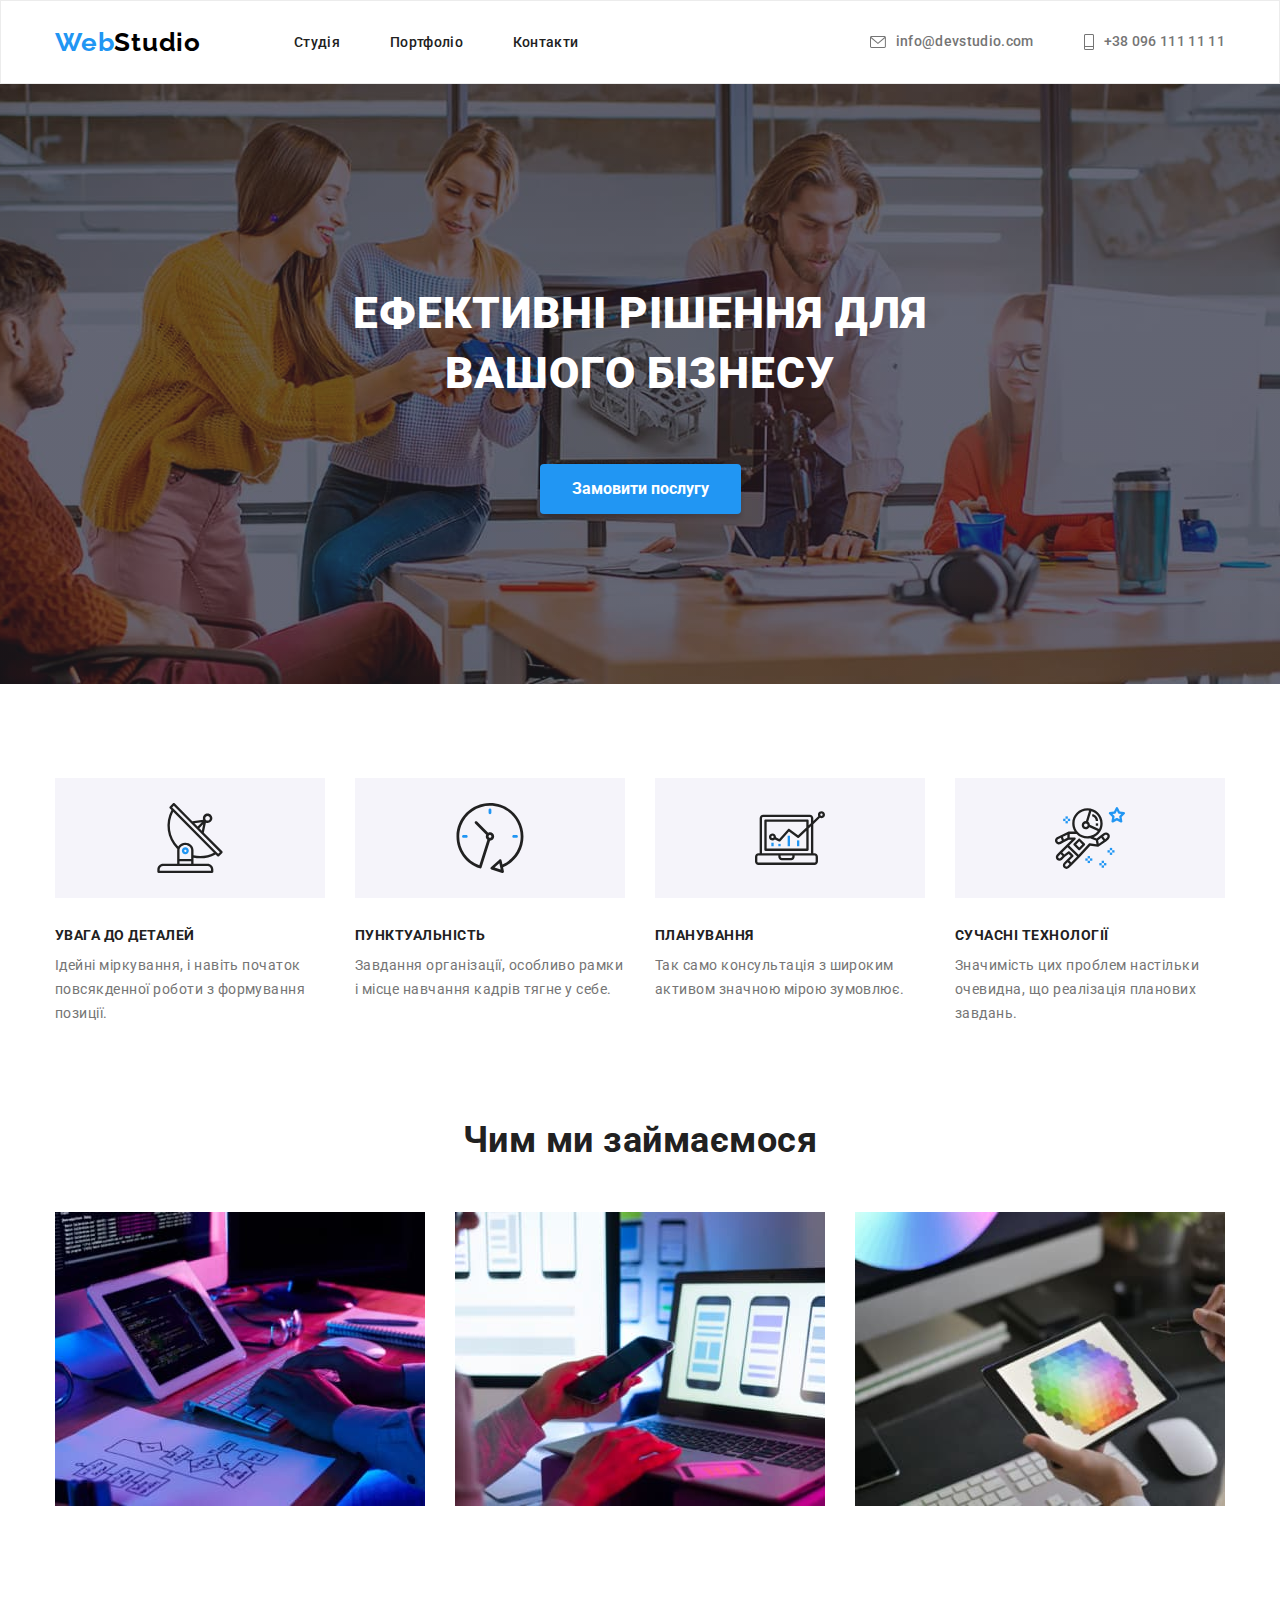
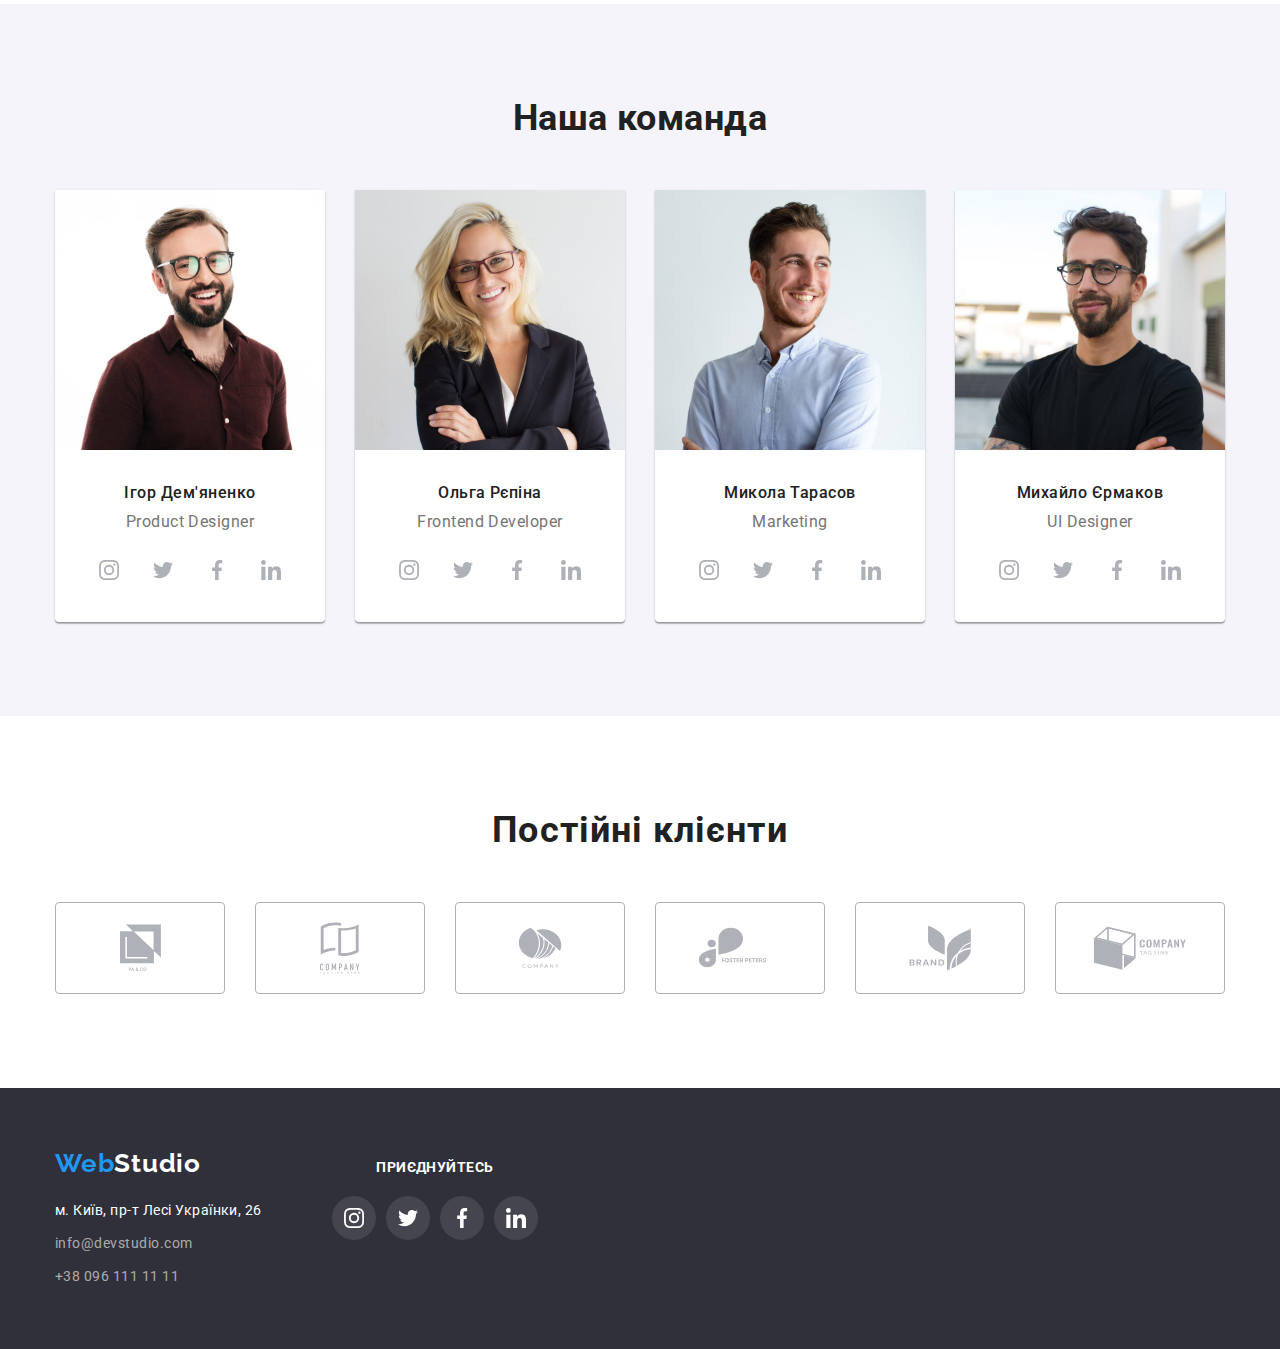
<file: index.html>
<!DOCTYPE html>
<html lang="uk">
  <head>
    <meta charset="UTF-8" />
    <meta name="viewport" content="width=device-width, initial-scale=1.0" />
    <title>Студія</title>
    <link
      href="https://fonts.googleapis.com/css2?family=Oleo+Script&family=Raleway:wght@700&family=Roboto:wght@400;500;700;900&display=swap"
      rel="stylesheet"
    />
    <link
      rel="stylesheet"
      href="https://cdnjs.cloudflare.com/ajax/libs/modern-normalize/1.1.0/modern-normalize.min.css"
    />
    <link rel="stylesheet" href="./css/styles.css" />
  </head>
  <body>
    <header class="page-header">
      <div class="container">
        <div class="header-block">
          <a class="logo" href="index.html">Web<span class="logo-primary">Studio</span></a>
          <nav>
            <ul class="list-nav">
              <li class="site-nav primary">
                <a class="nav-studio" href="index.html">Студія</a>
              </li>
              <li class="site-nav">
                <a class="nav-portfolio" href="portfolio.html">Портфоліо</a>
              </li>
              <li class="site-nav">
                <a class="nav-contacts" href="#">Контакти</a>
              </li>
            </ul>
          </nav>
          <ul class="list-feedback">
            <li class="feedback">
              <a class="header-link-feedback" href="mailto:info@devstudio.com"
                ><svg class="icon icon-mail" width="16" height="12">
                  <use xlink:href="./images/sprite.svg#icon-mail"></use>
                </svg>
                info@devstudio.com</a
              >
            </li>
            <li class="feedback">
              <a class="header-link-feedback" href="tel:+380961111111"
                ><svg class="icon icon-phone" width="10" height="16">
                  <use xlink:href="./images/sprite.svg#icon-phone"></use>
                </svg>
                +38 096 111 11 11</a
              >
            </li>
          </ul>
        </div>
      </div>
    </header>
    <main>
      <section class="section promo">
        <div class="container">
          <h1 class="promo-title">
            ЕФЕКТИВНІ РІШЕННЯ ДЛЯ <br />
            ВАШОГО БІЗНЕСУ
          </h1>
          <button class="btn" type="button">Замовити послугу</button>
        </div>
      </section>
      <section class="section features">
        <div class="container features-box">
          <h2 class="main-title">Особливості</h2>
          <ul class="list-features">
            <li class="list-feature feauter-satellite">
              <h3 class="title-features">УВАГА ДО ДЕТАЛЕЙ</h3>
              <p class="text-features">
                Ідейні міркування, і навіть початок повсякденної роботи з формування позиції.
              </p>
            </li>
            <li class="list-feature feauter-clock">
              <h3 class="title-features">ПУНКТУАЛЬНІСТЬ</h3>
              <p class="text-features">
                Завдання організації, особливо рамки і місце навчання кадрів тягне у себе.
              </p>
            </li>
            <li class="list-feature feauter-diagram">
              <h3 class="title-features">ПЛАНУВАННЯ</h3>
              <p class="text-features">
                Так само консультація з широким активом значною мірою зумовлює.
              </p>
            </li>
            <li class="list-feature feauter-astronaut">
              <h3 class="title-features">СУЧАСНІ ТЕХНОЛОГІЇ</h3>
              <p class="text-features">
                Значимість цих проблем настільки очевидна, що реалізація планових завдань.
              </p>
            </li>
          </ul>
        </div>
      </section>
      <section class="section about">
        <div class="container">
          <h2 class="about-title">Чим ми займаємося</h2>
          <ul class="list-about">
            <li>
              <img
                src="./images/programer.jpg"
                alt="Програміст пише верстку сайту"
                width="370"
                height="294"
              />
            </li>
            <li>
              <img
                src="./images/web-ui.jpg"
                alt="Програміст розробляє додаток на смартфон"
                width="370"
                height="294"
              />
            </li>
            <li>
              <img
                src="./images/creative.jpg"
                alt="Дизайнер розробляє логотип"
                width="370"
                height="294"
              />
            </li>
          </ul>
        </div>
      </section>
      <section class="section team">
        <div class="container">
          <h2>Наша команда</h2>
          <ul class="list-team">
            <li class="team-people">
              <img src="./images/designer.jpg" alt="Дизайнер продукту" width="270" height="260" />
              <div class="team-box">
                <h3 class="title-team">Ігор Дем'яненко</h3>
                <p class="text-team">Product Designer</p>
                <ul class="icons-teams">
                  <li class="icon-team">
                    <a href="#" class="icon-team-link" target="_blank" rel="noopener noreferrer">
                      <svg class="icon icon-instagram1" width="20" height="20">
                        <use xlink:href="./images/sprite.svg#icon-instagram1"></use>
                      </svg>
                    </a>
                  </li>
                  <li class="icon-team">
                    <a href="#" class="icon-team-link" target="_blank" rel="noopener noreferrer">
                      <svg class="icon icon-twitter1" width="20" height="20">
                        <use xlink:href="./images/sprite.svg#icon-twitter1"></use>
                      </svg>
                    </a>
                  </li>
                  <li class="icon-team">
                    <a href="#" class="icon-team-link" target="_blank" rel="noopener noreferrer">
                      <svg class="icon icon-facebook1" width="20" height="20">
                        <use xlink:href="./images/sprite.svg#icon-facebook1"></use>
                      </svg>
                    </a>
                  </li>
                  <li class="icon-team">
                    <a href="#" class="icon-team-link" target="_blank" rel="noopener noreferrer">
                      <svg class="icon icon-linkedin1" width="20" height="20">
                        <use xlink:href="./images/sprite.svg#icon-linkedin1"></use>
                      </svg>
                    </a>
                  </li>
                </ul>
              </div>
            </li>
            <li class="team-people">
              <img
                src="./images/frontend.jpg"
                alt="Розробник інтерфейсу"
                width="270"
                height="260"
              />
              <div class="team-box">
                <h3 class="title-team">Ольга Рєпіна</h3>
                <p class="text-team">Frontend Developer</p>
                <ul class="icons-teams">
                  <li class="icon-team">
                    <a href="#" class="icon-team-link" target="_blank" rel="noopener noreferrer">
                      <svg class="icon icon-instagram1" width="20" height="20">
                        <use xlink:href="./images/sprite.svg#icon-instagram1"></use>
                      </svg>
                    </a>
                  </li>
                  <li class="icon-team">
                    <a href="#" class="icon-team-link" target="_blank" rel="noopener noreferrer">
                      <svg class="icon icon-twitter1" width="20" height="20">
                        <use xlink:href="./images/sprite.svg#icon-twitter1"></use>
                      </svg>
                    </a>
                  </li>
                  <li class="icon-team">
                    <a href="#" class="icon-team-link" target="_blank" rel="noopener noreferrer">
                      <svg class="icon icon-facebook1" width="20" height="20">
                        <use xlink:href="./images/sprite.svg#icon-facebook1"></use>
                      </svg>
                    </a>
                  </li>
                  <li class="icon-team">
                    <a href="#" class="icon-team-link" target="_blank" rel="noopener noreferrer">
                      <svg class="icon icon-linkedin1" width="20" height="20">
                        <use xlink:href="./images/sprite.svg#icon-linkedin1"></use>
                      </svg>
                    </a>
                  </li>
                </ul>
              </div>
            </li>
            <li class="team-people">
              <img src="./images/marketing.jpg" alt="Маркетолог" width="270" height="260" />
              <div class="team-box">
                <h3 class="title-team">Микола Тарасов</h3>
                <p class="text-team">Marketing</p>
                <ul class="icons-teams">
                  <li class="icon-team">
                    <a href="#" class="icon-team-link" target="_blank" rel="noopener noreferrer">
                      <svg class="icon icon-instagram1" width="20" height="20">
                        <use xlink:href="./images/sprite.svg#icon-instagram1"></use>
                      </svg>
                    </a>
                  </li>
                  <li class="icon-team">
                    <a href="#" class="icon-team-link" target="_blank" rel="noopener noreferrer">
                      <svg class="icon icon-twitter1" width="20" height="20">
                        <use xlink:href="./images/sprite.svg#icon-twitter1"></use>
                      </svg>
                    </a>
                  </li>
                  <li class="icon-team">
                    <a href="#" class="icon-team-link" target="_blank" rel="noopener noreferrer">
                      <svg class="icon icon-facebook1" width="20" height="20">
                        <use xlink:href="./images/sprite.svg#icon-facebook1"></use>
                      </svg>
                    </a>
                  </li>
                  <li class="icon-team">
                    <a href="#" class="icon-team-link" target="_blank" rel="noopener noreferrer">
                      <svg class="icon icon-linkedin1" width="20" height="20">
                        <use xlink:href="./images/sprite.svg#icon-linkedin1"></use>
                      </svg>
                    </a>
                  </li>
                </ul>
              </div>
            </li>
            <li class="team-people">
              <img
                src="./images/ui.jpg"
                alt="Дизайнер інтерфейсу користувача"
                width="270"
                height="260"
              />
              <div class="team-box">
                <h3 class="title-team">Михайло Єрмаков</h3>
                <p class="text-team">UI Designer</p>
                <ul class="icons-teams">
                  <li class="icon-team">
                    <a href="#" target="_blank" rel="noopener noreferrer" class="icon-team-link">
                      <svg class="icon icon-instagram1" width="20" height="20">
                        <use xlink:href="./images/sprite.svg#icon-instagram1"></use>
                      </svg>
                    </a>
                  </li>
                  <li class="icon-team">
                    <a href="#" target="_blank" rel="noopener noreferrer" class="icon-team-link">
                      <svg class="icon icon-twitter1" width="20" height="20">
                        <use xlink:href="./images/sprite.svg#icon-twitter1"></use>
                      </svg>
                    </a>
                  </li>
                  <li class="icon-team">
                    <a href="#" target="_blank" rel="noopener noreferrer" class="icon-team-link">
                      <svg class="icon icon-facebook1" width="20" height="20">
                        <use xlink:href="./images/sprite.svg#icon-facebook1"></use>
                      </svg>
                    </a>
                  </li>
                  <li class="icon-team">
                    <a href="#" target="_blank" rel="noopener noreferrer" class="icon-team-link">
                      <svg class="icon icon-linkedin1" width="20" height="20">
                        <use xlink:href="./images/sprite.svg#icon-linkedin1"></use>
                      </svg>
                    </a>
                  </li>
                </ul>
              </div>
            </li>
          </ul>
        </div>
      </section>
      <section class="section">
        <div class="container">
          <h2 class="title-clients">Постійні клієнти</h2>
          <ul class="icons-clients">
            <li class="icon-client">
              <a href="#" class="icon-client-link" target="_blank" rel="noopener noreferrer">
                <svg class="icon icon-client1" width="41" height="48">
                  <use xlink:href="./images/sprite.svg#icon-client1"></use>
                </svg>
              </a>
            </li>
            <li class="icon-client">
              <a href="#" class="icon-client-link" target="_blank" rel="noopener noreferrer">
                <svg class="icon icon-client2" width="40" height="52">
                  <use xlink:href="./images/sprite.svg#icon-client2"></use>
                </svg>
              </a>
            </li>
            <li class="icon-client">
              <a href="#" class="icon-client-link" target="_blank" rel="noopener noreferrer">
                <svg class="icon icon-client3" width="44" height="41">
                  <use xlink:href="./images/sprite.svg#icon-client3"></use>
                </svg>
              </a>
            </li>
            <li class="icon-client">
              <a href="#" class="icon-client-link" target="_blank" rel="noopener noreferrer">
                <svg class="icon icon-client4" width="85" height="41">
                  <use xlink:href="./images/sprite.svg#icon-client4"></use>
                </svg>
              </a>
            </li>
            <li class="icon-client">
              <a href="#" class="icon-client-link" target="_blank" rel="noopener noreferrer">
                <svg class="icon icon-client5" width="63" height="46">
                  <use xlink:href="./images/sprite.svg#icon-client5"></use>
                </svg>
              </a>
            </li>
            <li class="icon-client">
              <a href="#" class="icon-client-link" target="_blank" rel="noopener noreferrer">
                <svg class="icon icon-client6" width="94" height="44">
                  <use xlink:href="./images/sprite.svg#icon-client6"></use>
                </svg>
              </a>
            </li>
          </ul>
        </div>
      </section>
    </main>
    <footer class="section footer">
      <div class="container">
        <div class="container-band">
          <div class="footer-box">
            <a href="index.html" class="footer-logo"
              >Web<span class="logo-secondary">Studio</span></a
            >
            <address>
              <ul class="footer-list">
                <li class="addrres">
                  <a
                    class="map"
                    href="https://www.google.com.ua/maps/place/бульвар+Лесі+Українки,+26,+Київ,+02000/@50.4264658,30.5364282,16.75z/data=!4m5!3m4!1s0x40d4cf0e033ecbe9:0x57a4dffefec77da0!8m2!3d50.4265807!4d30.5383858?hl=uk"
                    target="_blank"
                    rel="noopener noreferrer"
                    >м. Київ, пр-т Лесі Українки, 26</a
                  >
                </li>
                <li class="feedback-footer">
                  <a class="footer-mail" href="mailto:info@devstudio.com">info@devstudio.com</a>
                </li>
                <li class="feedback-footer">
                  <a class="footer-numb" href="tel:+380961111111">+38 096 111 11 11</a>
                </li>
              </ul>
            </address>
          </div>
          <div class="social">
            <p class="social-title">приєднуйтесь</p>
            <ul class="icons-footer">
              <li class="icon-footer">
                <a href="#" class="icon-footer-link" target="_blank" rel="noopener noreferrer">
                  <svg class="icon icon-instagram1" width="20" height="20">
                    <use xlink:href="./images/sprite.svg#icon-instagram1"></use>
                  </svg>
                </a>
              </li>
              <li class="icon-footer">
                <a href="#" class="icon-footer-link" target="_blank" rel="noopener noreferrer">
                  <svg class="icon icon-twitter1" width="20" height="20">
                    <use xlink:href="./images/sprite.svg#icon-twitter1"></use>
                  </svg>
                </a>
              </li>
              <li class="icon-footer">
                <a href="#" class="icon-footer-link" target="_blank" rel="noopener noreferrer">
                  <svg class="icon icon-facebook1" width="20" height="20">
                    <use xlink:href="./images/sprite.svg#icon-facebook1"></use>
                  </svg>
                </a>
              </li>
              <li class="icon-footer">
                <a href="#" class="icon-footer-link" target="_blank" rel="noopener noreferrer">
                  <svg class="icon icon-linkedin1" width="20" height="20">
                    <use xlink:href="./images/sprite.svg#icon-linkedin1"></use>
                  </svg>
                </a>
              </li>
            </ul>
          </div>
        </div>
      </div>
    </footer>
  </body>
</html>
</file>
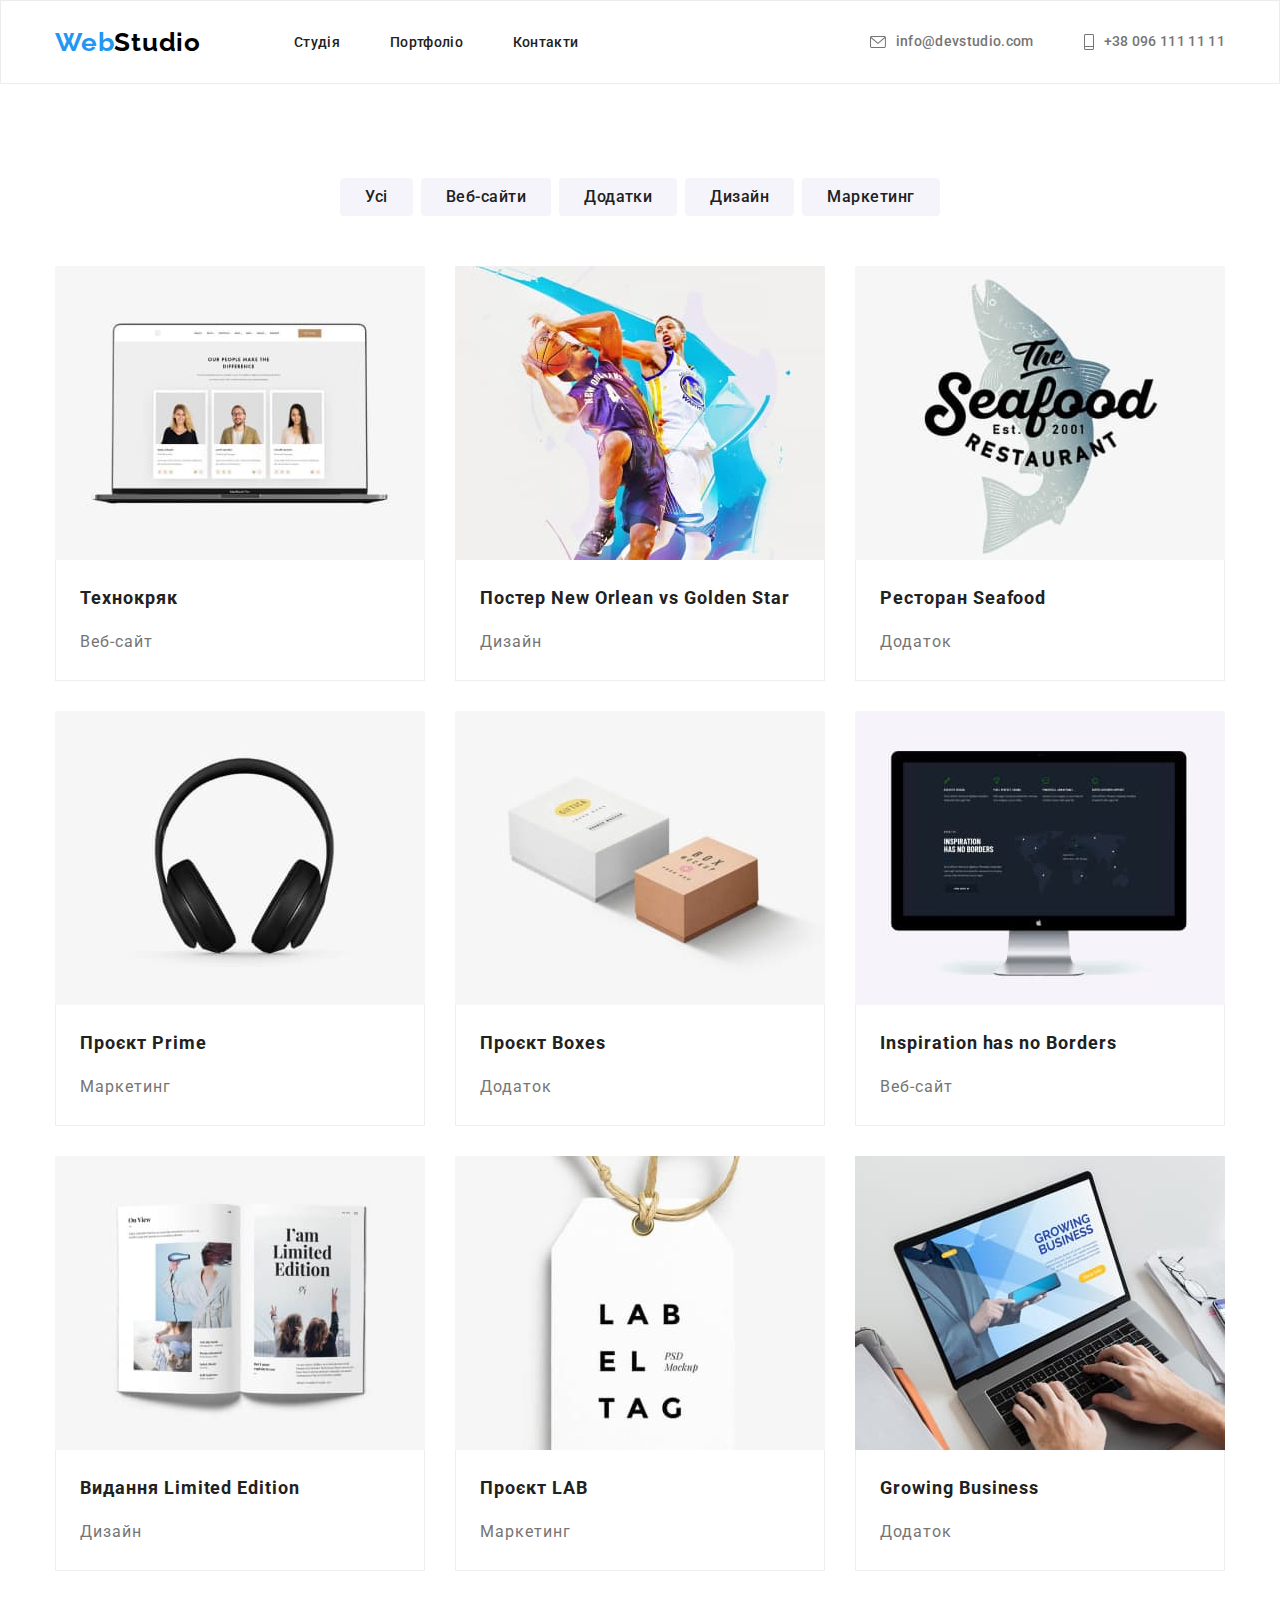
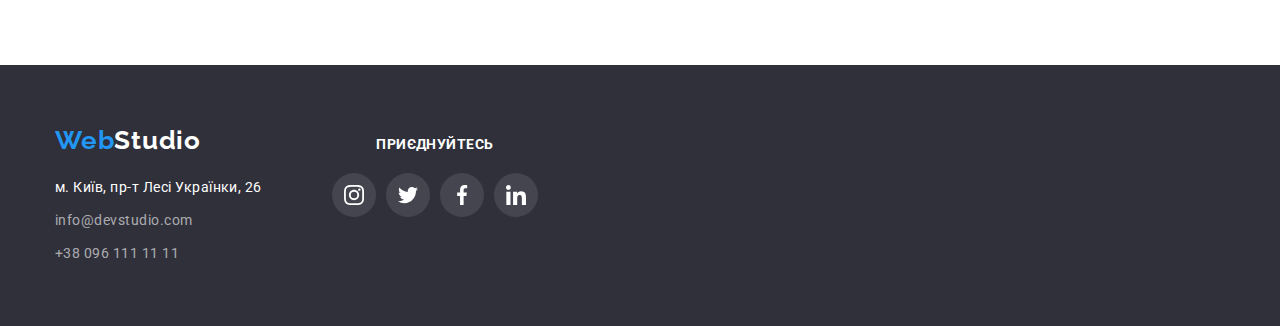
<file: portfolio.html>
<!DOCTYPE html>
<html lang="uk">
  <head>
    <meta charset="UTF-8" />
    <meta name="viewport" content="width=device-width, initial-scale=1.0" />
    <title>Портфоліо</title>
    <link
      href="https://fonts.googleapis.com/css2?family=Oleo+Script&family=Raleway:wght@700&family=Roboto:wght@400;500;700;900&display=swap"
      rel="stylesheet"
    />
    <link
      rel="stylesheet"
      href="https://cdnjs.cloudflare.com/ajax/libs/modern-normalize/1.1.0/modern-normalize.min.css"
    />
    <link rel="stylesheet" href="./css/styles.css" />
  </head>
  <body>
    <header class="page-header">
      <div class="container header-block">
        <a class="logo" href="index.html">Web<span class="logo-primary">Studio</span></a>
        <nav>
          <ul class="list-nav">
            <li class="site-nav">
              <a class="nav-studio" href="index.html">Студія</a>
            </li>
            <li class="site-nav primary">
              <a class="nav-portfolio" href="portfolio.html">Портфоліо</a>
            </li>
            <li class="site-nav">
              <a class="nav-contacts" href="#">Контакти</a>
            </li>
          </ul>
        </nav>
        <ul class="list-feedback">
          <li class="feedback">
            <a class="header-link-feedback" href="mailto:info@devstudio.com"
              ><svg class="icon icon-mail" width="16" height="12">
                <use xlink:href="./images/sprite.svg#icon-mail"></use>
              </svg>
              info@devstudio.com</a
            >
          </li>
          <li class="feedback">
            <a class="header-link-feedback" href="tel:+380961111111"
              ><svg class="icon icon-phone" width="10" height="16">
                <use xlink:href="./images/sprite.svg#icon-phone"></use>
              </svg>
              +38 096 111 11 11</a
            >
          </li>
        </ul>
      </div>
    </header>
    <main>
      <section class="section portfolio">
        <div class="container">
          <h1 class="title-primary">Фільтри</h1>
          <ul class="filters">
            <li><button class="btn-filters" type="button">Усі</button></li>
            <li><button class="btn-filters" type="button">Веб-сайти</button></li>
            <li><button class="btn-filters" type="button">Додатки</button></li>
            <li><button class="btn-filters" type="button">Дизайн</button></li>
            <li><button class="btn-filters" type="button">Маркетинг</button></li>
          </ul>
        </div>
        <div class="container">
          <ul class="portfolio-list">
            <li class="portfoli-item">
              <a href="#" target="_blank" rel="noopener noreferrer">
                <img
                  src="./images/te.jpg"
                  alt="В ноутбуці портфоліо сайту"
                  width="370"
                  height="294"
                />
              </a>
              <div class="porfolio-box">
                <h2 class="portfolio-title">Технокряк</h2>
                <p class="portfolio-text">Веб-сайт</p>
              </div>
            </li>
            <li class="portfoli-item">
              <a href="#" target="_blank" rel="noopener noreferrer">
                <img
                  src="./images/new-orlean.jpg"
                  alt="Спортсмени грають баскетбол"
                  width="370"
                  height="294"
                />
              </a>
              <div class="porfolio-box">
                <h3 class="portfolio-title">Постер New Orlean vs Golden Star</h3>
                <p class="portfolio-text">Дизайн</p>
              </div>
            </li>
            <li class="portfoli-item">
              <a href="#" target="_blank" rel="noopener noreferrer">
                <img
                  src="./images/restoran.jpg"
                  alt="Логотип ресторану з рибою"
                  width="370"
                  height="294"
                />
              </a>
              <div class="porfolio-box">
                <h3 class="portfolio-title">Ресторан Seafood</h3>
                <p class="portfolio-text">Додаток</p>
              </div>
            </li>
            <li class="portfoli-item">
              <a href="#" target="_blank" rel="noopener noreferrer">
                <img src="./images/prime.jpg" alt="Наушники" width="370" height="294" />
              </a>
              <div class="porfolio-box">
                <h3 class="portfolio-title">Проєкт Prime</h3>
                <p class="portfolio-text">Маркетинг</p>
              </div>
            </li>
            <li class="portfoli-item">
              <a href="#" target="_blank" rel="noopener noreferrer">
                <img
                  src="./images/boxes.jpg"
                  alt="Одна біла і одна сіра коробка"
                  width="370"
                  height="294"
                />
              </a>
              <div class="porfolio-box">
                <h3 class="portfolio-title">Проєкт Boxes</h3>
                <p class="portfolio-text">Додаток</p>
              </div>
            </li>
            <li class="portfoli-item">
              <a href="#" target="_blank" rel="noopener noreferrer">
                <img
                  src="./images/inspiration.jpg"
                  alt="Персональний комп'ютер на якому відкритий веб-сайт"
                  width="370"
                  height="294"
                />
              </a>
              <div class="porfolio-box">
                <h3 class="portfolio-title">Inspiration has no Borders</h3>
                <p class="portfolio-text">Веб-сайт</p>
              </div>
            </li>
            <li class="portfoli-item">
              <a href="#" target="_blank" rel="noopener noreferrer">
                <img src="./images/limited.jpg" alt="Розгорнута книга" width="370" height="294" />
              </a>
              <div class="porfolio-box">
                <h3 class="portfolio-title">Видання Limited Edition</h3>
                <p class="portfolio-text">Дизайн</p>
              </div>
            </li>
            <li class="portfoli-item">
              <a href="#" target="_blank" rel="noopener noreferrer">
                <img src="./images/lab.jpg" alt="Бірка бренду lab" width="370" height="294" />
              </a>
              <div class="porfolio-box">
                <h3 class="portfolio-title">Проєкт LAB</h3>
                <p class="portfolio-text">Маркетинг</p>
              </div>
            </li>
            <li class="portfoli-item">
              <a href="#" target="_blank" rel="noopener noreferrer">
                <img
                  src="./images/growing.jpg"
                  alt="Програміст розробляє додаток"
                  width="370"
                  height="294"
                />
              </a>
              <div class="porfolio-box">
                <h3 class="portfolio-title">Growing Business</h3>
                <p class="portfolio-text">Додаток</p>
              </div>
            </li>
          </ul>
        </div>
      </section>
    </main>
    <footer class="section footer">
      <div class="container">
        <div class="container-band">
          <div class="footer-box">
            <a href="index.html" class="footer-logo"
              >Web<span class="logo-secondary">Studio</span></a
            >
            <address>
              <ul class="footer-list">
                <li class="addrres">
                  <a
                    class="map"
                    href="https://www.google.com.ua/maps/place/бульвар+Лесі+Українки,+26,+Київ,+02000/@50.4264658,30.5364282,16.75z/data=!4m5!3m4!1s0x40d4cf0e033ecbe9:0x57a4dffefec77da0!8m2!3d50.4265807!4d30.5383858?hl=uk"
                    target="_blank"
                    rel="noopener noreferrer"
                    >м. Київ, пр-т Лесі Українки, 26</a
                  >
                </li>
                <li class="feedback-footer">
                  <a class="footer-mail" href="mailto:info@devstudio.com">info@devstudio.com</a>
                </li>
                <li class="feedback-footer">
                  <a class="footer-numb" href="tel:+380961111111">+38 096 111 11 11</a>
                </li>
              </ul>
            </address>
          </div>
          <div class="social">
            <p class="social-title">приєднуйтесь</p>
            <ul class="icons-footer">
              <li class="icon-footer">
                <a href="#" class="icon-footer-link" target="_blank" rel="noopener noreferrer">
                  <svg class="icon icon-instagram1" width="20" height="20">
                    <use xlink:href="./images/sprite.svg#icon-instagram1"></use>
                  </svg>
                </a>
              </li>
              <li class="icon-footer">
                <a href="#" class="icon-footer-link" target="_blank" rel="noopener noreferrer">
                  <svg class="icon icon-twitter1" width="20" height="20">
                    <use xlink:href="./images/sprite.svg#icon-twitter1"></use>
                  </svg>
                </a>
              </li>
              <li class="icon-footer">
                <a href="#" class="icon-footer-link" target="_blank" rel="noopener noreferrer">
                  <svg class="icon icon-facebook1" width="20" height="20">
                    <use xlink:href="./images/sprite.svg#icon-facebook1"></use>
                  </svg>
                </a>
              </li>
              <li class="icon-footer">
                <a href="#" class="icon-footer-link" target="_blank" rel="noopener noreferrer">
                  <svg class="icon icon-linkedin1" width="20" height="20">
                    <use xlink:href="./images/sprite.svg#icon-linkedin1"></use>
                  </svg>
                </a>
              </li>
            </ul>
          </div>
        </div>
      </div>
    </footer>
  </body>
</html>
</file>
<file: css/styles.css>
:root {
    --primary-text-color: #212121;
    --paragraph-text-color: #757575;
    --secondary-color: #2196F3;
    --bg-white: #FFFFFF;
    --bg-icons: #F5F4FA;
    --fill-svg: #AFB1B8;
}

body {
    background: var(--bg-white);
    color: var(--primary-text-color);
    font-family: 'Roboto', sans-serif;
    letter-spacing: 0.02em;
}

a {
    text-decoration: none;
    /* padding: 0px;
    margin: 0px; */
}

ul {
    list-style-type: none;
    padding: 0px;
    margin: 0px;
}

p {
    margin: 0px;
    padding: 0px;
}

h3,
h2 {
    margin: 0px;
    padding: 0px;
}

.section {
    padding-top: 94px;
    padding-bottom: 94px;
}

/* header */

.container {
    max-width: 1200px;
    width: 100%;
    margin: 0 auto;
    /* outline: 2px solid tomato; */
    padding-left: 15px;
    padding-right: 15px;
}

header {
    border: 1px solid #ECECEC;
}

.page-header {
    background: #FFFFFF;
    letter-spacing: 0.02em;
    /* margin-bottom: 50px; */
    /* border-bottom: border: 1px solid #ECECEC; */


}


.logo {
    font-family: 'Raleway', sans-serif;
    color: #2196F3;
    font-weight: 700;
    font-size: 26px;
    line-height: 1.19;
    letter-spacing: 0.03em;
    /* margin-left: 215px; */
    /* display: flex;
    align-items: center; */
}

.logo-primary {
    color: #000000;


}

.logo-secondary {
    color: #FFFFFF;

}

/* nav */
/* .nav-list {
    display: flex;
    align-items: center;
}  */

.header-block {
    display: flex;
    align-items: center;
    flex-wrap: wrap;
}

.list-feedback {
    margin: 0px;
    padding: 0px;

}

.list-nav {
    display: flex;
    margin: 0px;
    padding: 0px;
}

.list-nav {
    margin-left: 93px;
}

.site-nav {
    display: block;
    padding-top: 32px;
    padding-bottom: 32px;
}



.site-nav+.site-nav {
    margin-left: 50px;
}

.site-nav>a {
    color: var(--primary-text-color);
    font-weight: 500;
    font-size: 14px;
    line-height: 1.14;
}

.site-nav :hover,
.site-nav :focus {
    color: var(--secondary-color);
}

.site-nav.primary a:active,
.site-nav.primary a:visited {
    color: var(--secondary-color);

}

.list-feedback {
    display: flex;
    margin-left: auto;
    flex-wrap: wrap;


}

.feedback+.feedback {
    margin-left: 50px;
}

.header-link-feedback {
    font-weight: 500;
    font-size: 14px;
    line-height: 1.14;
    color: var(--paragraph-text-color);
    display: flex;
    justify-content: center;
    align-items: center;
    gap: 10px;
}

.icon-phone,
.icon-mail {
    fill: currentColor;
}

/* .icon-mail {
    fill: var(--fill-svg);
} */

.header-link-feedback:hover,
.header-link-feedback:focus {
    color: var(--secondary-color);

}

/* .icon-phone:hover,
.icon-phone:focus {
    fill: var(--secondary-color);
} */
/* }
.icon-mail:hover,
.icon-mail:focus {
    fill: var(--secondary-color);
} */


/* promo */

.features-box {
    display: flex;
    /* align-items: center; */
}



.promo {
    text-align: center;
    letter-spacing: 0.06em;
    /* background: var(--bg-white); */
    padding-top: 200px;
    padding-bottom: 200px;
    background-image: linear-gradient(rgba(47, 48, 58, 0.4) , rgba(47, 48, 58, 0.4)), url(../images/bg-hero.jpg);
    margin-left: auto;
    margin-right: auto;
    background-repeat: no-repeat;
    background-position: 50% 50%;
    max-width: 1600px;
    height: 600px;

}


.promo-title {
    color: #FFFFFF;
    font-weight: 900;
    font-size: 44px;
    line-height: 1.36;

    text-transform: uppercase;
    /* outline: 2px solid tomato; */
    margin: 0px 0px 30px;
    padding: 0px;
}

.btn {
    background: #2196F3;
    color: #FFFFFF;
    box-shadow: 0px 4px 4px rgba(0, 0, 0, 0.15);
    border-radius: 4px;
    border: 0ch;
    font-weight: 700;
    font-size: 16px;
    line-height: 1.87;
    display: inline-block;
    cursor: pointer;
    align-items: center;
    padding: 10px 32px;
    margin-top: 30px;

}

/* features */



.feauter-satellite::before {

    /* background-image: url(../images/feature1.svg); */
    background-color: var(--bg-icons);
    content: "";
    width: 270px;
    height: 120px;
    display: block;
    background-position: 50% 50%;
    /* background: #F5F4FA; */
    justify-content: center;
    margin-bottom: 30px;
    background-repeat: no-repeat;
}

.feauter-satellite::before {
    background-image: url(../images/feature1.svg);
}

.feauter-clock::before {

    /* background-image: url(../images/feature1.svg); */
    background-color: var(--bg-icons);
    content: "";
    width: 270px;
    height: 120px;
    display: block;
    background-position: 50% 50%;
    /* background: #F5F4FA; */
    justify-content: center;
    margin-bottom: 30px;
    background-repeat: no-repeat;
}

.feauter-clock::before {
    background-image: url(../images/feature2.svg);
}

.feauter-diagram::before {

    /* background-image: url(../images/feature1.svg); */
    background-color: var(--bg-icons);
    content: "";
    width: 270px;
    height: 120px;
    display: block;
    background-position: 50% 50%;
    /* background: #F5F4FA; */
    justify-content: center;
    margin-bottom: 30px;
    background-repeat: no-repeat;
}

.feauter-diagram::before {
    background-image: url(../images/feature3.svg);
}

.feauter-astronaut::before {

    /* background-image: url(../images/feature1.svg); */
    background-color: var(--bg-icons);
    content: "";
    width: 270px;
    height: 120px;
    display: block;
    background-position: 50% 50%;
    /* background: #F5F4FA; */
    justify-content: center;
    margin-bottom: 30px;

    background-repeat: no-repeat;
}

.feauter-astronaut::before {
    background-image: url(../images/feature4.svg);
}

.features-box {
    display: flex;
    /* padding-top: 94px;
    padding-bottom: 94px; */
    flex-wrap: wrap-reverse;
    justify-content: center;
}

.list-features {
    /* justify-content: center; */
    /* align-items: flex-start; */
    display: flex;
    gap: 30px;
    flex-wrap: wrap;

}

.list-feature {
    width: 270px;
}



.features {
    letter-spacing: 0.03em;
    background: #FFFFFF;
    /* text-align: center; */
    /* align-items:center; */
}

.main-title {
    display: none;
    margin: 0px;
    padding: 0px;

}

.title-features {
    color: var(--primary-text-color);
    font-weight: 700;
    font-size: 14px;
    line-height: 1.14;
    text-transform: uppercase;
    margin: 0px;
    padding: 0px;
    margin-bottom: 10px;
}

.text-features {
    color: var(--paragraph-text-color);
    font-size: 14px;
    line-height: 1.71;
    margin: 0px;
    padding: 0px;

}

/* about */

.about {
    background: #FFFFFF;
    letter-spacing: 0.03em;
    display: block;
    padding-top: 0px;
    /* align-items: center; */
    /* justify-content: center; */
    /* padding-bottom: 94px; */
}

.list-about {
    margin: 0px;
    padding: 0px;
    justify-content: center;
    display: flex;
    gap: 30px;
    /* padding-bottom: 94px; */
    padding-left: 200px;
    padding-right: 200px;

}




.about-title {
    color: var(--primary-text-color);
    font-weight: 700;
    font-size: 36px;
    line-height: 1.16;
    text-align: center;
    margin: 0px 0px 50px;
    padding: 0px;
}

/* team */
.icons-teams {
    display: flex;
    align-items: center;
    justify-content: center;
    flex-wrap: wrap;
    gap: 10px;
    margin-top: 16px;
}


.icon-team-link {
    display: flex;
    align-items: center;
    justify-content: center;
    width: 44px;
    height: 44px;
    border-radius: 50%;
    fill: var(--fill-svg);
}

/* background-color: var(--bg-white); */


/* .icon-team {
    fill: var(--fill-svg);
} */

.icon-team-link:hover,
.icon-team-link:focus {
    fill: var(--bg-white);
    background-color: var(--secondary-color);
    border-radius: 50%;
    box-shadow: 0px 1px 3px rgba(0, 0, 0, 0.12), 0px 1px 1px rgba(0, 0, 0, 0.14), 0px 2px 1px rgba(0, 0, 0, 0.2);
}

.team {
    display: flex;
    /* padding-top: 94px;
    padding-bottom: 94px; */
    background: #F5F4FA;
}

.list-team {
    margin: 0px;
    padding: 0px;
    justify-content: center;
    display: flex;
    gap: 30px;
    /* padding-bottom: 94px; */
    padding-left: 200px;
    padding-right: 200px;
}

.team {
    background: #F5F4FA;
    letter-spacing: 0.03em;
    text-align: center;
}

.team h2 {
    color: var(--primary-text-color);
    font-weight: 700;
    font-size: 36px;
    line-height: 1.16;
    text-align: center;
    margin: 0px;
    padding: 0px;
    /* padding-top: 94px; */
    padding-bottom: 50px;
}


.title-team {
    color: var(--primary-text-color);
    font-weight: 500;
    font-size: 16px;
    line-height: 1.18;
    padding-bottom: 10px;

}

.text-team {
    color: var(--paragraph-text-color);
    font-size: 16px;
    line-height: 1.18;
    margin: 0px;
    padding: 0px;

}

.team-people {
    background-color: #FFFFFF;
    box-shadow: 0px 1px 3px rgba(0, 0, 0, 0.12), 0px 1px 1px rgba(0, 0, 0, 0.14), 0px 2px 1px rgba(0, 0, 0, 0.2);
    border-radius: 0px 0px 4px 4px;
}

/* footer */
/* social */
.container-band {
    display: flex;
    align-items: baseline;
}

.footer-box {
    display: inline-block;
    align-items: center;
    justify-content: center;
}



.social {
    margin-left: 70px;
    display: inline-block;
    justify-content: center;
    align-items: baseline;

}

.icons-footer {
    display: flex;
    gap: 10px;
}

.icon-footer-link {
    display: flex;
    justify-content: center;
    align-items: center;
    fill: var(--bg-white);
    width: 44px;
    height: 44px;
    border-radius: 50%;
    background-color: rgba(255, 255, 255, 0.1);
}

.icon-footer-link:hover,
.icon-footer-link:focus {
    background-color: var(--secondary-color);
    fill: #FFFFFF;
}

.social-title {
    font-style: normal;
    font-weight: 700;
    font-size: 14px;
    line-height: 1.14;
    letter-spacing: 0.03em;
    text-transform: uppercase;
    color: var(--bg-white);
    display: flex;
    align-items: center;
    justify-content: center;
    margin-bottom: 20px;
}



/* .footer.container {
    display: flex;
}
.footer-box {
    align-content: center;
    justify-content: center;
} */

.footer {
    background: #2F303A;
    letter-spacing: 0.03em;
    padding-top: 60px;
    padding-bottom: 60px;
    /* display: flex; */

}

.footer-list {
    margin-top: 20px;
}

.footer-logo {
    font-family: 'Raleway', sans-serif;
    color: #2196F3;
    font-weight: 700;
    font-size: 26px;
    line-height: 1.19;
    letter-spacing: 0.03em;
    margin-top: 60px;
    margin-bottom: 20px;

}

.addrres>a {
    color: #FFFFFF;
    font-style: normal;
    font-size: 14px;
    line-height: 1.71;
}

.addrres {
    padding-bottom: 9px;
}

.feedback-footer+.feedback-footer {
    padding-top: 9px;
}

.addrres :hover,
.addrres :focus {
    color: var(--secondary-color);
}

.feedback-footer>a {
    font-style: normal;
    color: rgba(255, 255, 255, 0.6);
    font-size: 14px;
    line-height: 1.71;
}


.feedback-footer :hover,
.feedback-footer :focus {
    color: var(--secondary-color);

    /* client */
}

.title-clients {
    font-family: 'Roboto';
    font-weight: 700;
    font-size: 36px;
    line-height: 1.16;
    text-align: center;
    letter-spacing: 0.03em;
    margin-bottom: 50px;
}

.icon-client-link {
    display: flex;
    justify-content: center;
    align-items: center;
    width: 170px;
    height: 92px;
    border: 1px solid #AFB1B8;
    border-radius: 4px;
    fill: var(--fill-svg);
}

.icons-clients {
    display: flex;
    justify-content: center;
    align-items: center;
    gap: 30px;
    flex-wrap: wrap;

}

.icon-client-link:hover,
.icon-client-link:focus {
    fill: var(--secondary-color);
    border: 1px solid #2196F3;

}


/* portfolio */


.filters {
    display: flex;
    justify-content: center;
    gap: 8px;
    margin-bottom: 50px;
}


.btn-filters {
    color: var(--primary-text-color);
    background: #F5F4FA;
    border-radius: 4px;
    /* border: none; */
    font-weight: 500;
    font-size: 16px;
    line-height: 1.62;
    text-align: center;
    letter-spacing: 0.03em;
    cursor: pointer;
    display: inline-block;
    justify-content: center;
    border-radius: 4px;
    padding: 6px 25px;
    border: 0ch;

}

.btn-filters:hover,
.btn-filters:focus {
    background: #2196F3;
    color: #FFFFFF;
    box-shadow: 0px 3px 1px rgba(0, 0, 0, 0.1), 0px 1px 2px rgba(0, 0, 0, 0.08), 0px 2px 2px rgba(0, 0, 0, 0.12);
    border-radius: 4px;
}

.portfolio {
    background: #FFFFFF;
    letter-spacing: 0.06em;
}

.portfolio-title {
    color: var(--primary-text-color);
    font-weight: 700;
    font-size: 18px;
    line-height: 2;
    padding-bottom: 8px;
}

.portfolio-text {
    color: var(--paragraph-text-color);
    font-size: 16px;
    line-height: 2.25;

}




/* portfolio */
.title-primary {
    padding: 0px;
    margin: 0px;
    display: none;
}

.portfolio-list {
    display: flex;
    flex-wrap: wrap;
    gap: 30px;
    /* padding-bottom: 94px; */

}

.portfoli-item {
    background: #FFFFFF;
    /* border: 1px solid #EEEEEE; */
    /* outline: 1px solid #EEEEEE;  */
    display: block;
}
.portfoli-item:hover {
    box-shadow: 0px 1px 1px rgba(0, 0, 0, 0.12), 0px 4px 4px rgba(0, 0, 0, 0.06), 1px 4px 6px rgba(0, 0, 0, 0.16);
}

.porfolio-box {
    padding: 20px 24px;
    border: 1px solid #EEEEEE;
    /* border-right: 1px  #EEEEEE;
    border-left: 1px #EEEEEE;
    border-bottom: 1px #EEEEEE; */
    /* outline: 1px #EEEEEE; */
    border-top: none;
}

.portfolio-title {
    padding-bottom: 8px;
}

.team-box {
    padding: 30px;

}

.portfoli-item>a {
    padding: 0px;
    margin: 0px;
    display: flex;
}
</file>
